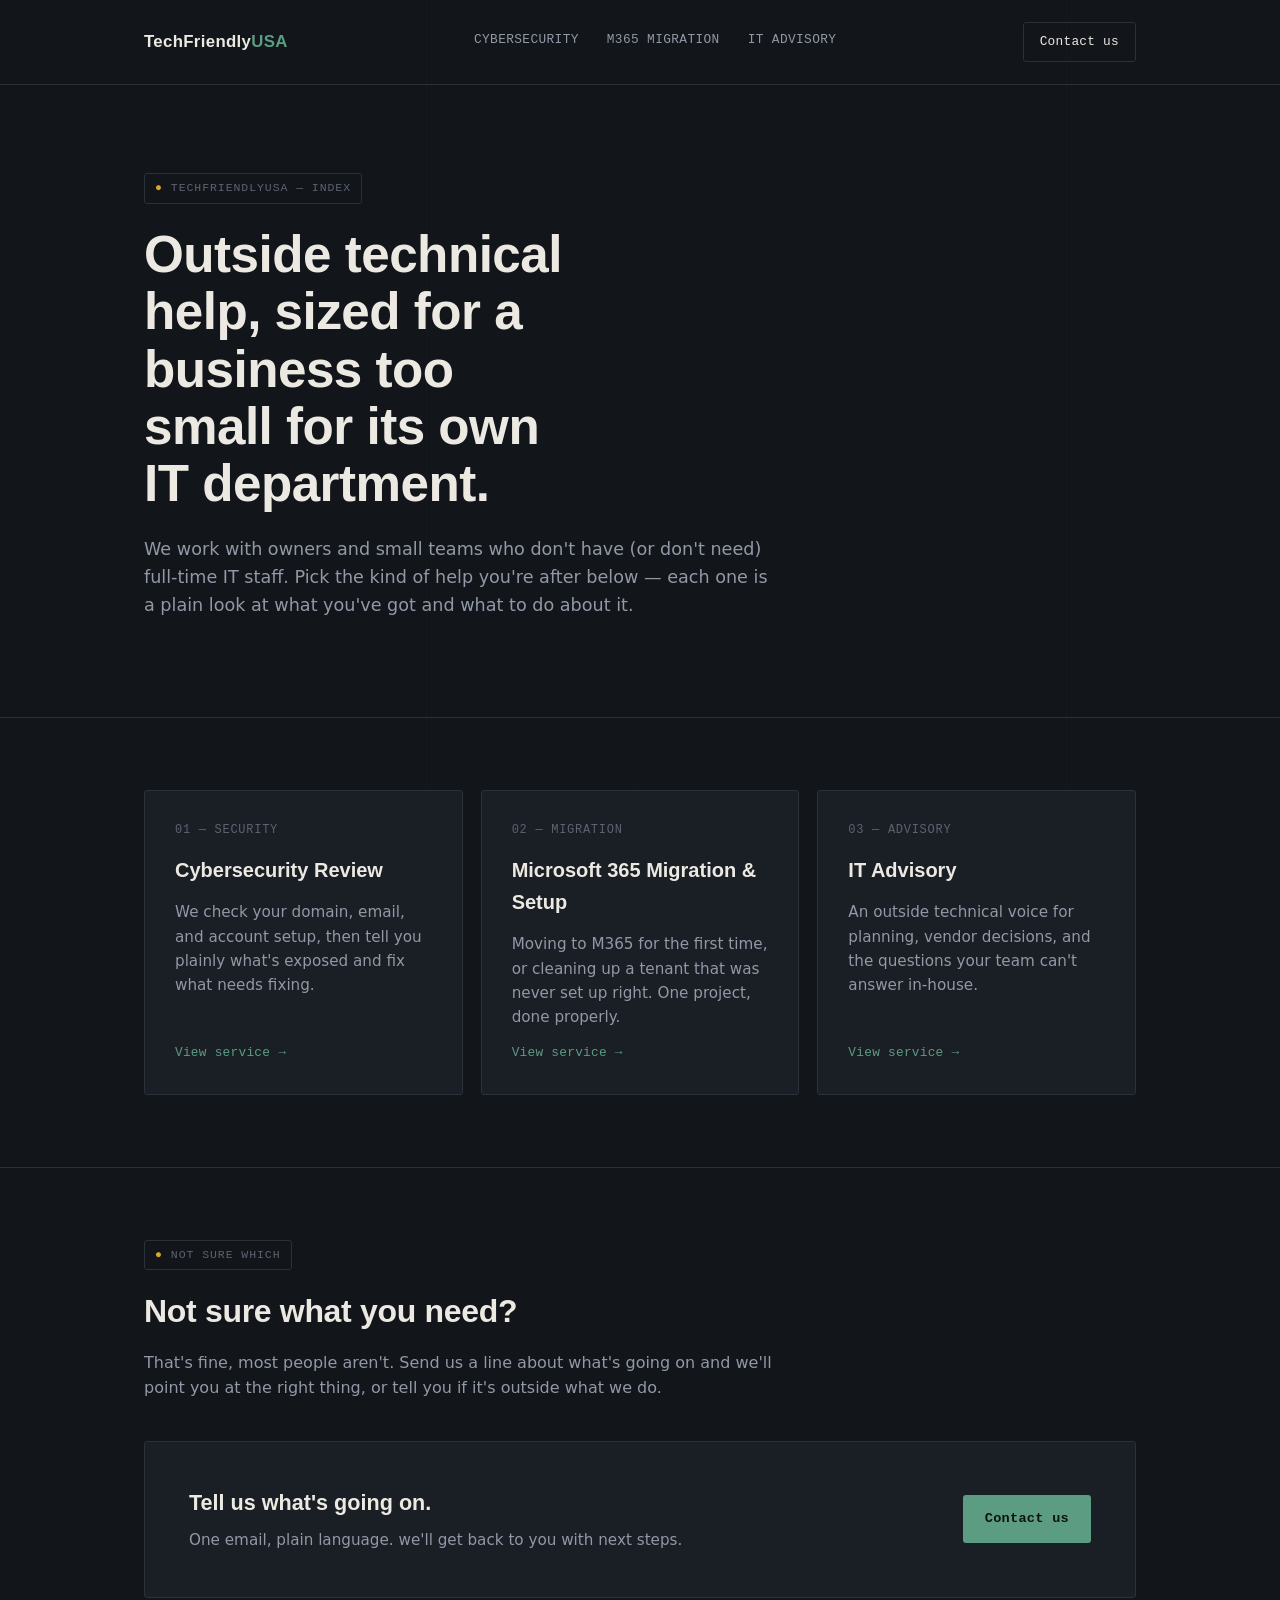
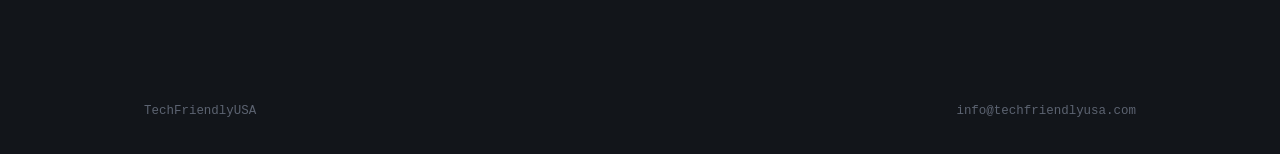
<file: index.html>
<!DOCTYPE html>
<html lang="en">
<head>
<meta charset="UTF-8">
<meta name="viewport" content="width=device-width, initial-scale=1.0">
<title>TechFriendlyUSA | Practical IT & Security for Small Business</title>
<meta name="description" content="Cybersecurity reviews, Microsoft 365 migrations, and outside IT advisory for small businesses. No retainers you didn't ask for.">
<meta property="og:title" content="TechFriendlyUSA">
<meta property="og:description" content="Cybersecurity reviews, Microsoft 365 migrations, and outside IT advisory for small businesses.">
<meta property="og:type" content="website">
<meta property="og:url" content="https://techfriendlyusa.com/">
<meta property="og:image" content="https://techfriendlyusa.com/og-image.png">
<meta name="twitter:card" content="summary_large_image">
<link rel="stylesheet" href="styles.css">
</head>
<body>

<header class="site-header">
  <div class="wrap">
    <div class="brand">TechFriendly<span class="dot">USA</span></div>
    <nav class="site-nav">
      <a href="/cybersecurity.html">Cybersecurity</a>
      <a href="/m365-migration.html">M365 Migration</a>
      <a href="/it-advisory.html">IT Advisory</a>
    </nav>
    <a class="btn-contact" href="mailto:info@techfriendlyusa.com">Contact us</a>
  </div>
</header>

<section class="hero" style="border-bottom:1px solid var(--border);">
  <div class="wrap">
    <div class="file-tag"><span class="glyph">●</span> TECHFRIENDLYUSA — INDEX</div>
    <h1>Outside technical help, sized for a business too small for its own IT department.</h1>
    <p class="lede">We work with owners and small teams who don't have (or don't need) full-time IT staff. Pick the kind of help you're after below — each one is a plain look at what you've got and what to do about it.</p>
  </div>
</section>

<section>
  <div class="wrap">
    <div class="grid grid-3">

      <a class="service-tile" href="/cybersecurity.html">
        <div class="index">01 — SECURITY</div>
        <h3>Cybersecurity Review</h3>
        <p>We check your domain, email, and account setup, then tell you plainly what's exposed and fix what needs fixing.</p>
        <div class="go">View service →</div>
      </a>

      <a class="service-tile" href="/m365-migration.html">
        <div class="index">02 — MIGRATION</div>
        <h3>Microsoft 365 Migration & Setup</h3>
        <p>Moving to M365 for the first time, or cleaning up a tenant that was never set up right. One project, done properly.</p>
        <div class="go">View service →</div>
      </a>

      <a class="service-tile" href="/it-advisory.html">
        <div class="index">03 — ADVISORY</div>
        <h3>IT Advisory</h3>
        <p>An outside technical voice for planning, vendor decisions, and the questions your team can't answer in-house.</p>
        <div class="go">View service →</div>
      </a>

    </div>
  </div>
</section>

<section>
  <div class="wrap">
    <div class="section-head">
      <div class="file-tag"><span class="glyph">●</span> NOT SURE WHICH</div>
      <h2>Not sure what you need?</h2>
      <p>That's fine, most people aren't. Send us a line about what's going on and we'll point you at the right thing, or tell you if it's outside what we do.</p>
    </div>
    <div class="cta-band">
      <div>
        <h2>Tell us what's going on.</h2>
        <p>One email, plain language. we'll get back to you with next steps.</p>
      </div>
      <a class="btn-primary" href="mailto:info@techfriendlyusa.com">Contact us</a>
    </div>
  </div>
</section>

<footer class="site-footer">
  <div class="wrap">
    <span>TechFriendlyUSA</span>
    <a href="mailto:info@techfriendlyusa.com">info@techfriendlyusa.com</a>
  </div>
</footer>

</body>
</html>
</file>
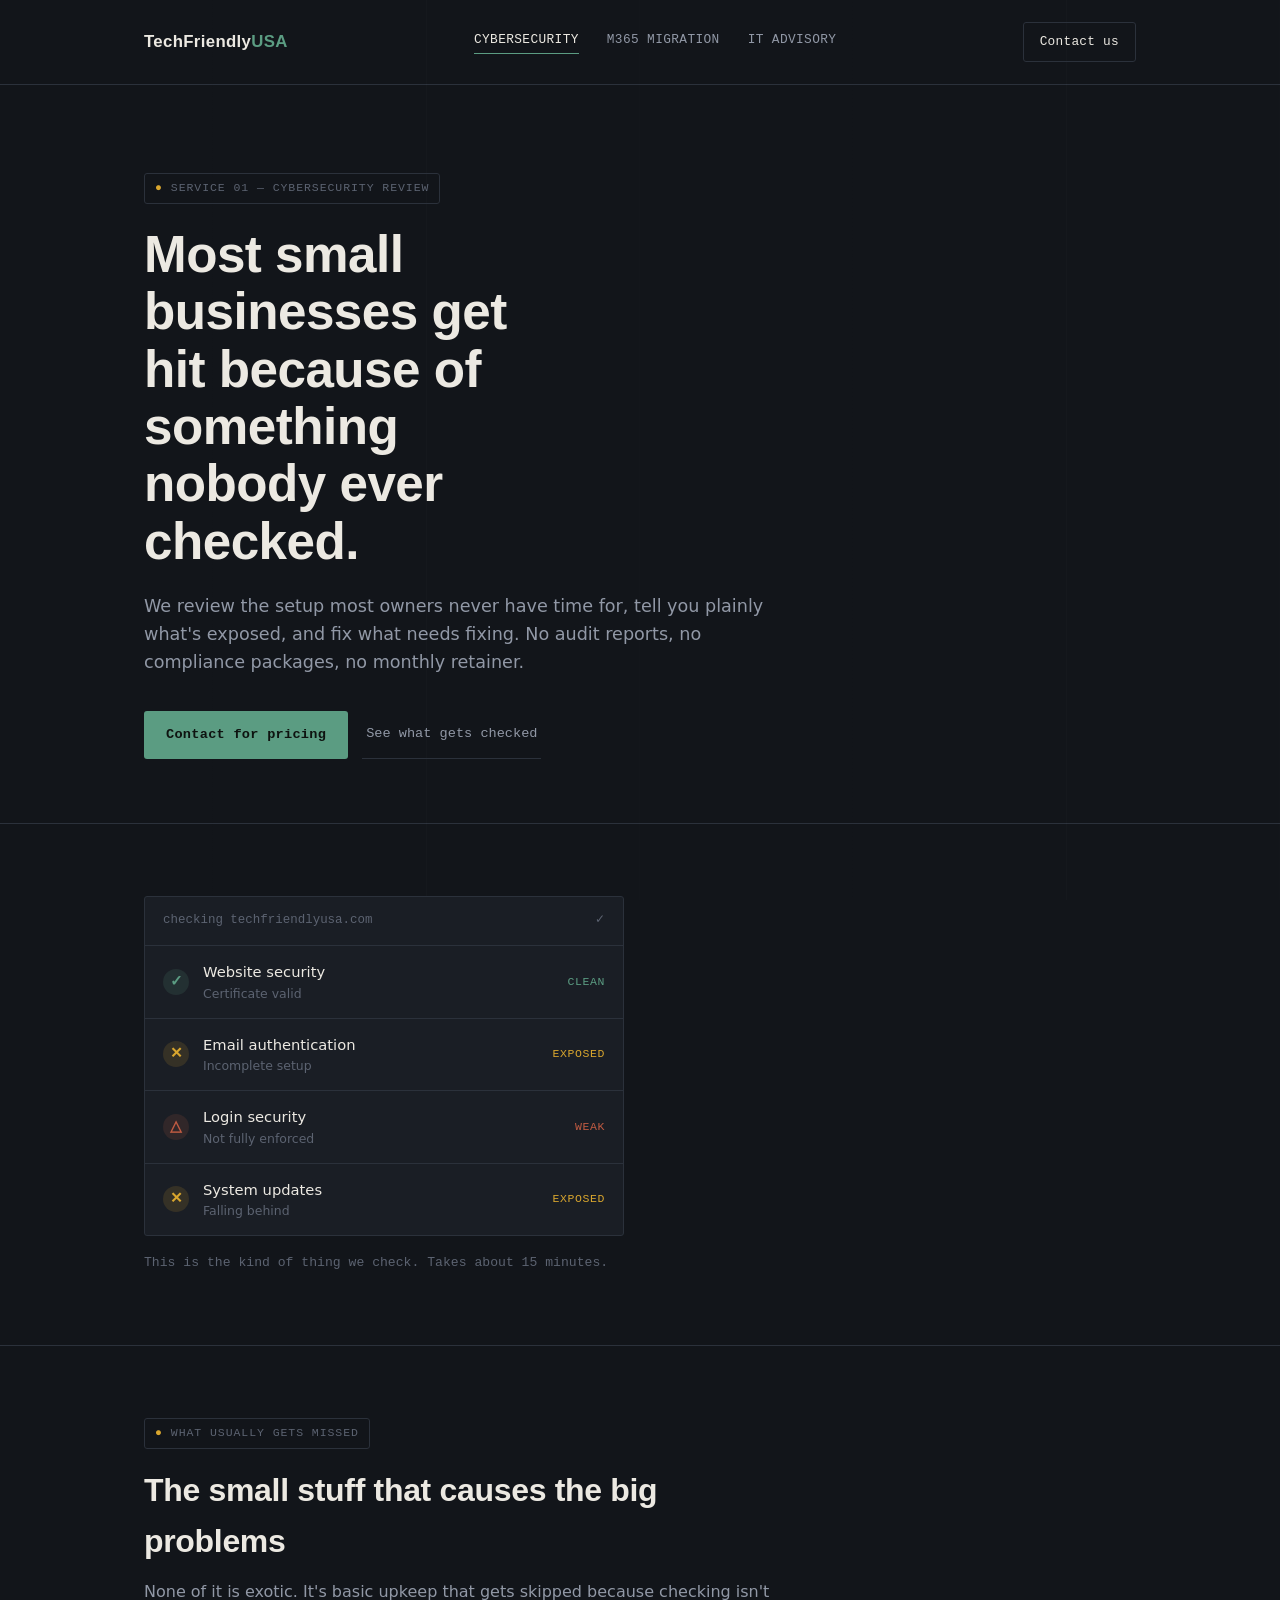
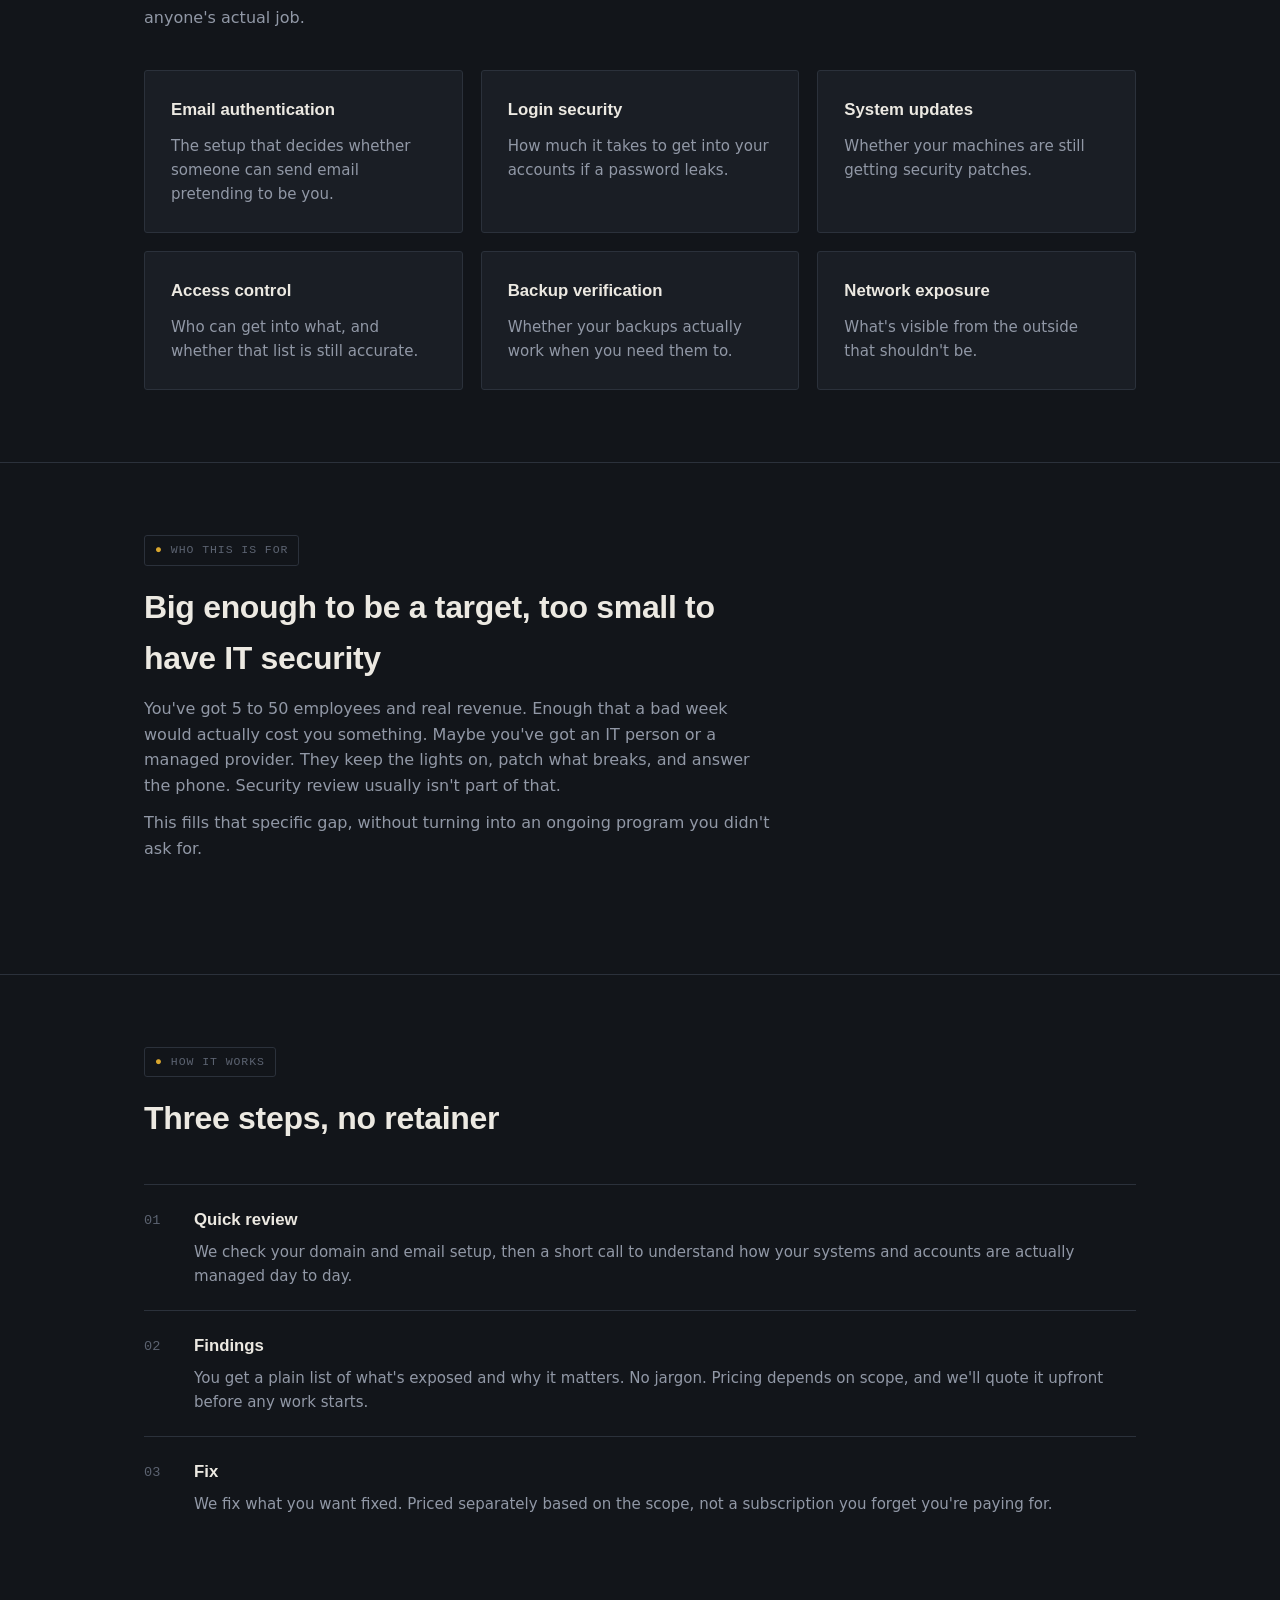
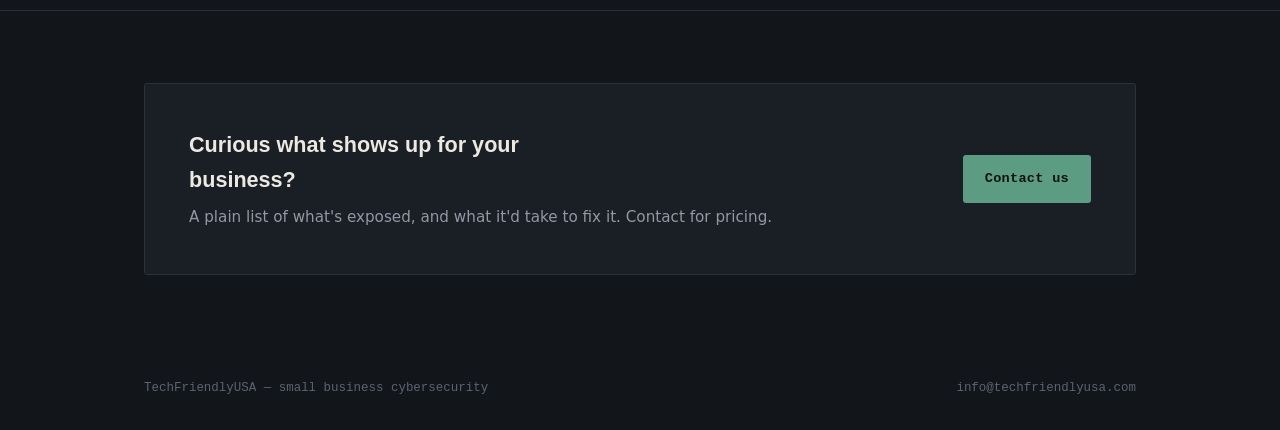
<file: cybersecurity.html>
<!DOCTYPE html>
<html lang="en">
<head>
<meta charset="UTF-8">
<meta name="viewport" content="width=device-width, initial-scale=1.0">
<title>Cybersecurity Review | TechFriendlyUSA</title>
<meta name="description" content="Quick, practical cybersecurity fixes for small businesses. No audits, no compliance packages, no retainer. Contact for pricing.">
<meta property="og:title" content="Cybersecurity Review | TechFriendlyUSA">
<meta property="og:description" content="Quick reviews, plain answers, no retainer. Contact for pricing.">
<meta property="og:type" content="website">
<meta property="og:url" content="https://techfriendlyusa.com/cybersecurity.html">
<meta property="og:image" content="https://techfriendlyusa.com/og-image.png">
<meta name="twitter:card" content="summary_large_image">
<link rel="stylesheet" href="styles.css">
</head>
<body>

<header class="site-header">
  <div class="wrap">
    <a class="brand" href="/">TechFriendly<span class="dot">USA</span></a>
    <nav class="site-nav">
      <a href="/cybersecurity.html" class="active">Cybersecurity</a>
      <a href="/m365-migration.html">M365 Migration</a>
      <a href="/it-advisory.html">IT Advisory</a>
    </nav>
    <a class="btn-contact" href="mailto:info@techfriendlyusa.com">Contact us</a>
  </div>
</header>

<section class="hero">
  <div class="wrap">
    <div class="file-tag"><span class="glyph">●</span> SERVICE 01 — CYBERSECURITY REVIEW</div>
    <h1>Most small businesses get hit because of something nobody ever checked.</h1>
    <p class="lede">We review the setup most owners never have time for, tell you plainly what's exposed, and fix what needs fixing. No audit reports, no compliance packages, no monthly retainer.</p>
    <div class="hero-actions">
      <a class="btn-primary" href="mailto:info@techfriendlyusa.com">Contact for pricing</a>
      <a class="btn-secondary" href="#missed">See what gets checked</a>
    </div>
  </div>
</section>

<section>
  <div class="wrap">
    <div class="scan-card">
      <div class="scan-card-head">
        <span>checking techfriendlyusa.com</span><span>✓</span>
      </div>
      <div class="scan-row">
        <span class="status-glyph clear">✓</span>
        <div class="label"><div class="name">Website security</div><div class="detail">Certificate valid</div></div>
        <div class="state clear">Clean</div>
      </div>
      <div class="scan-row">
        <span class="status-glyph flag">✕</span>
        <div class="label"><div class="name">Email authentication</div><div class="detail">Incomplete setup</div></div>
        <div class="state flag">Exposed</div>
      </div>
      <div class="scan-row">
        <span class="status-glyph weak">△</span>
        <div class="label"><div class="name">Login security</div><div class="detail">Not fully enforced</div></div>
        <div class="state weak">Weak</div>
      </div>
      <div class="scan-row">
        <span class="status-glyph flag">✕</span>
        <div class="label"><div class="name">System updates</div><div class="detail">Falling behind</div></div>
        <div class="state flag">Exposed</div>
      </div>
    </div>
    <p style="margin-top:16px; color:var(--text-faint); font-family:var(--font-mono); font-size:0.82rem;">This is the kind of thing we check. Takes about 15 minutes.</p>
  </div>
</section>

<section id="missed">
  <div class="wrap">
    <div class="section-head">
      <div class="file-tag"><span class="glyph">●</span> WHAT USUALLY GETS MISSED</div>
      <h2>The small stuff that causes the big problems</h2>
      <p>None of it is exotic. It's basic upkeep that gets skipped because checking isn't anyone's actual job.</p>
    </div>
    <div class="grid grid-3">
      <div class="card"><h3>Email authentication</h3><p>The setup that decides whether someone can send email pretending to be you.</p></div>
      <div class="card"><h3>Login security</h3><p>How much it takes to get into your accounts if a password leaks.</p></div>
      <div class="card"><h3>System updates</h3><p>Whether your machines are still getting security patches.</p></div>
      <div class="card"><h3>Access control</h3><p>Who can get into what, and whether that list is still accurate.</p></div>
      <div class="card"><h3>Backup verification</h3><p>Whether your backups actually work when you need them to.</p></div>
      <div class="card"><h3>Network exposure</h3><p>What's visible from the outside that shouldn't be.</p></div>
    </div>
  </div>
</section>

<section>
  <div class="wrap">
    <div class="section-head">
      <div class="file-tag"><span class="glyph">●</span> WHO THIS IS FOR</div>
      <h2>Big enough to be a target, too small to have IT security</h2>
      <p>You've got 5 to 50 employees and real revenue. Enough that a bad week would actually cost you something. Maybe you've got an IT person or a managed provider. They keep the lights on, patch what breaks, and answer the phone. Security review usually isn't part of that.</p>
      <p style="margin-top:12px;">This fills that specific gap, without turning into an ongoing program you didn't ask for.</p>
    </div>
  </div>
</section>

<section>
  <div class="wrap">
    <div class="section-head">
      <div class="file-tag"><span class="glyph">●</span> HOW IT WORKS</div>
      <h2>Three steps, no retainer</h2>
    </div>
    <div class="process-item">
      <div class="process-num">01</div>
      <div><h3>Quick review</h3><p>We check your domain and email setup, then a short call to understand how your systems and accounts are actually managed day to day.</p></div>
    </div>
    <div class="process-item">
      <div class="process-num">02</div>
      <div><h3>Findings</h3><p>You get a plain list of what's exposed and why it matters. No jargon. Pricing depends on scope, and we'll quote it upfront before any work starts.</p></div>
    </div>
    <div class="process-item">
      <div class="process-num">03</div>
      <div><h3>Fix</h3><p>We fix what you want fixed. Priced separately based on the scope, not a subscription you forget you're paying for.</p></div>
    </div>
  </div>
</section>

<section style="border-bottom:none;">
  <div class="wrap">
    <div class="cta-band">
      <div>
        <h2>Curious what shows up for your business?</h2>
        <p>A plain list of what's exposed, and what it'd take to fix it. Contact for pricing.</p>
      </div>
      <a class="btn-primary" href="mailto:info@techfriendlyusa.com">Contact us</a>
    </div>
  </div>
</section>

<footer class="site-footer">
  <div class="wrap">
    <span>TechFriendlyUSA — small business cybersecurity</span>
    <a href="mailto:info@techfriendlyusa.com">info@techfriendlyusa.com</a>
  </div>
</footer>

</body>
</html>
</file>
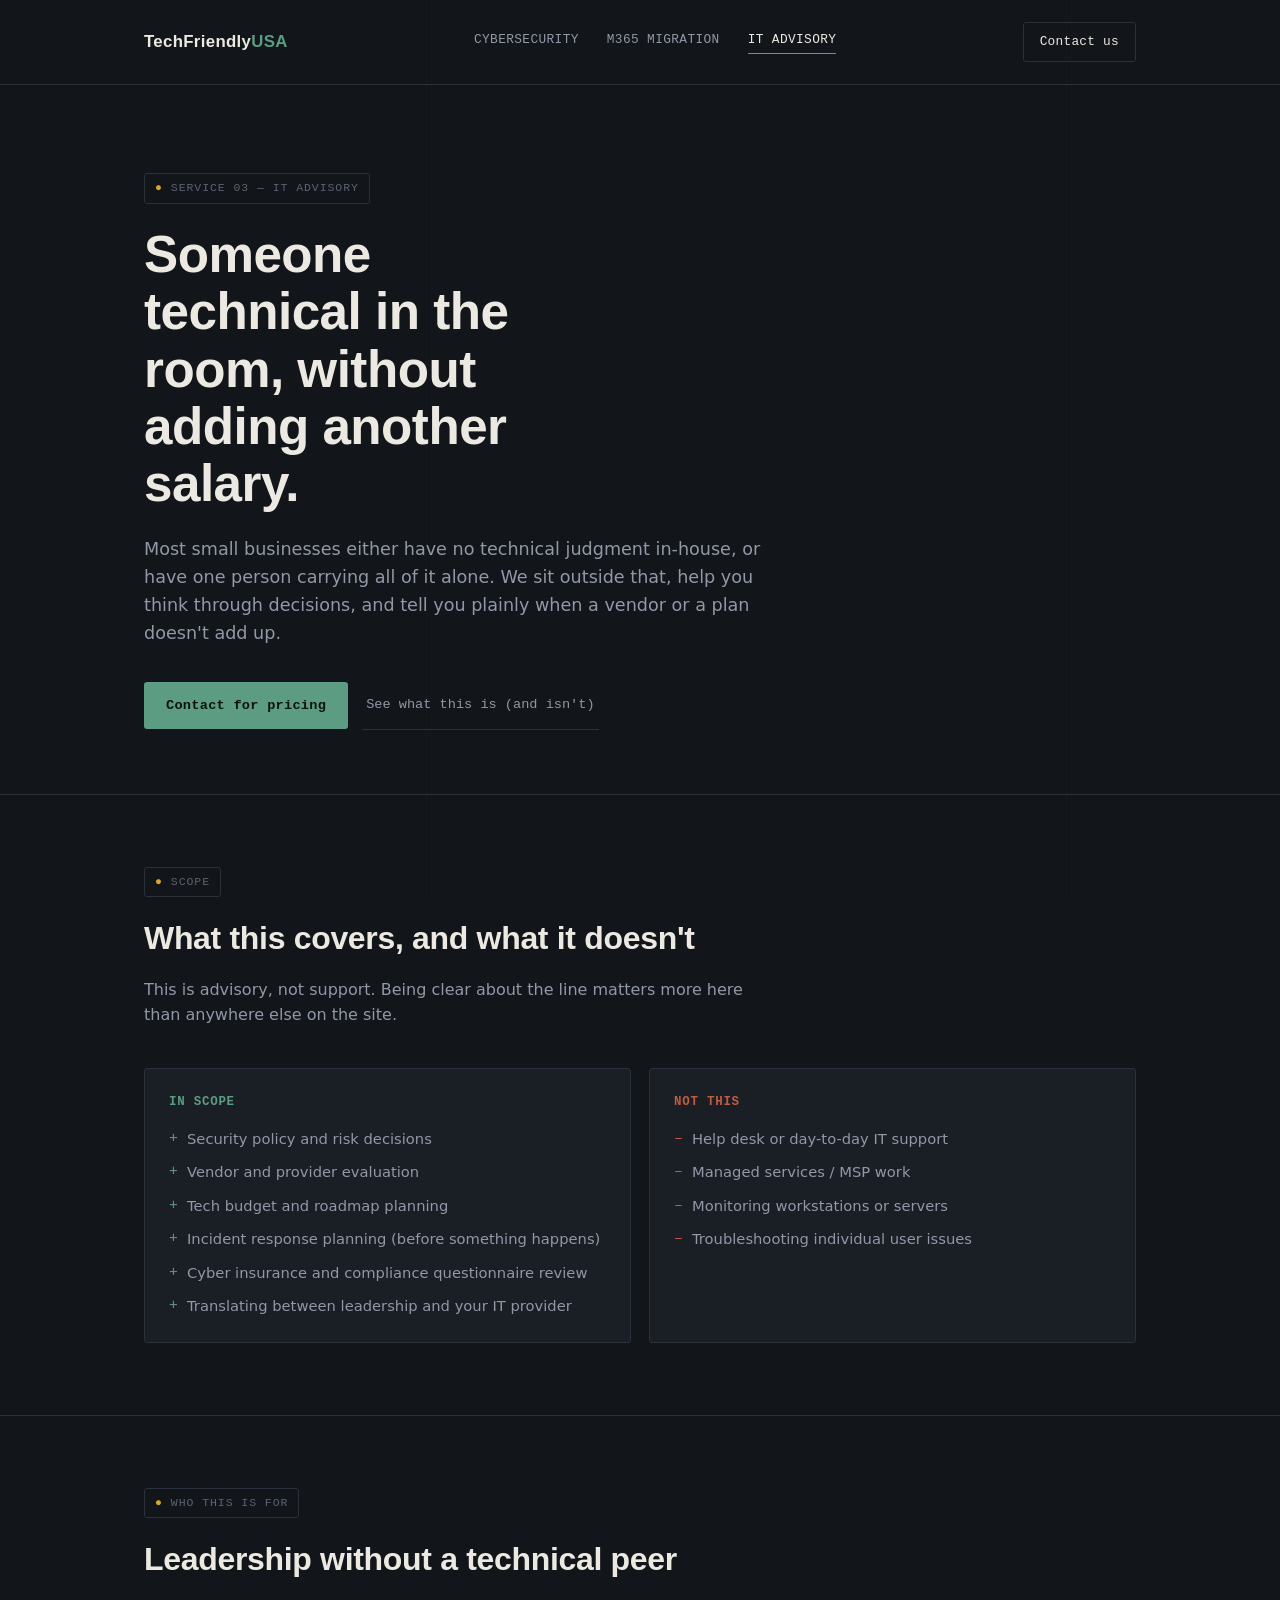
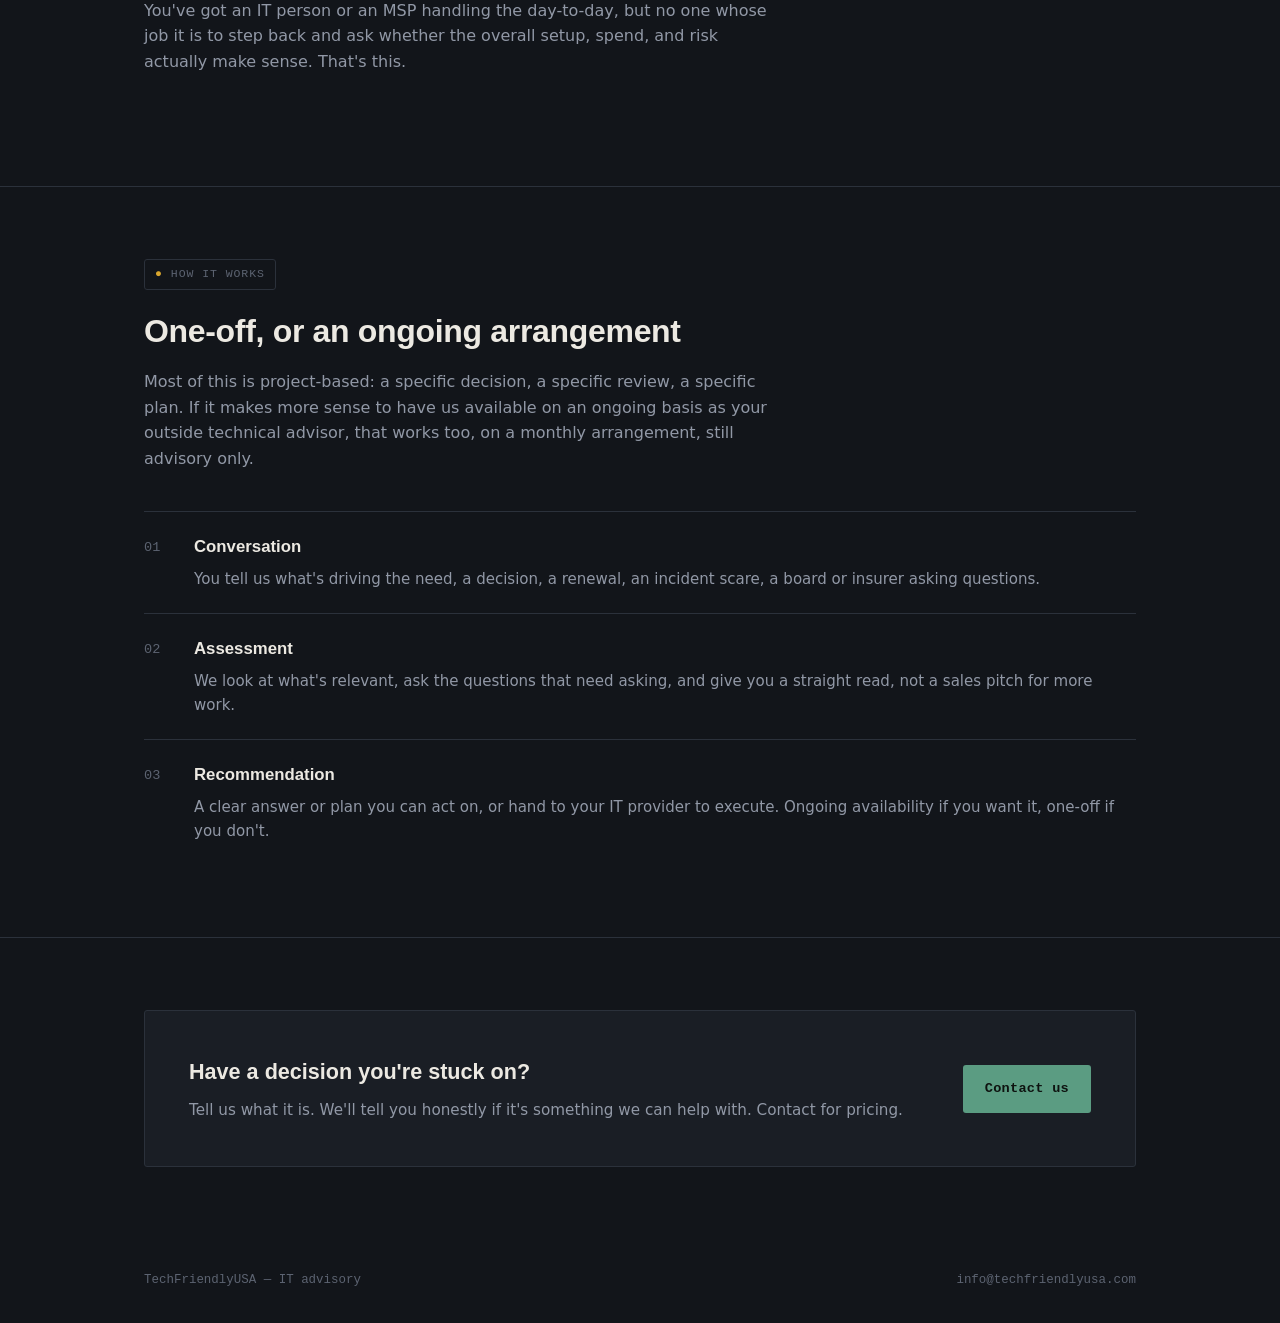
<file: it-advisory.html>
<!DOCTYPE html>
<html lang="en">
<head>
<meta charset="UTF-8">
<meta name="viewport" content="width=device-width, initial-scale=1.0">
<title>IT Advisory | TechFriendlyUSA</title>
<meta name="description" content="An outside technical voice for planning, vendor decisions, and security policy. One-off or ongoing advisory, not help desk. Contact for pricing.">
<meta property="og:title" content="IT Advisory | TechFriendlyUSA">
<meta property="og:description" content="An outside technical voice for planning and decisions. Not help desk. Contact for pricing.">
<meta property="og:type" content="website">
<meta property="og:url" content="https://techfriendlyusa.com/it-advisory.html">
<meta property="og:image" content="https://techfriendlyusa.com/og-image.png">
<meta name="twitter:card" content="summary_large_image">
<link rel="stylesheet" href="styles.css">
</head>
<body>

<header class="site-header">
  <div class="wrap">
    <a class="brand" href="/">TechFriendly<span class="dot">USA</span></a>
    <nav class="site-nav">
      <a href="/cybersecurity.html">Cybersecurity</a>
      <a href="/m365-migration.html">M365 Migration</a>
      <a href="/it-advisory.html" class="active">IT Advisory</a>
    </nav>
    <a class="btn-contact" href="mailto:info@techfriendlyusa.com">Contact us</a>
  </div>
</header>

<section class="hero">
  <div class="wrap">
    <div class="file-tag"><span class="glyph">●</span> SERVICE 03 — IT ADVISORY</div>
    <h1>Someone technical in the room, without adding another salary.</h1>
    <p class="lede">Most small businesses either have no technical judgment in-house, or have one person carrying all of it alone. We sit outside that, help you think through decisions, and tell you plainly when a vendor or a plan doesn't add up.</p>
    <div class="hero-actions">
      <a class="btn-primary" href="mailto:info@techfriendlyusa.com">Contact for pricing</a>
      <a class="btn-secondary" href="#scope">See what this is (and isn't)</a>
    </div>
  </div>
</section>

<section id="scope">
  <div class="wrap">
    <div class="section-head">
      <div class="file-tag"><span class="glyph">●</span> SCOPE</div>
      <h2>What this covers, and what it doesn't</h2>
      <p>This is advisory, not support. Being clear about the line matters more here than anywhere else on the site.</p>
    </div>
    <div class="scope-grid">
      <div class="scope-list in">
        <h4>In scope</h4>
        <ul>
          <li>Security policy and risk decisions</li>
          <li>Vendor and provider evaluation</li>
          <li>Tech budget and roadmap planning</li>
          <li>Incident response planning (before something happens)</li>
          <li>Cyber insurance and compliance questionnaire review</li>
          <li>Translating between leadership and your IT provider</li>
        </ul>
      </div>
      <div class="scope-list out">
        <h4>Not this</h4>
        <ul>
          <li>Help desk or day-to-day IT support</li>
          <li>Managed services / MSP work</li>
          <li>Monitoring workstations or servers</li>
          <li>Troubleshooting individual user issues</li>
        </ul>
      </div>
    </div>
  </div>
</section>

<section>
  <div class="wrap">
    <div class="section-head">
      <div class="file-tag"><span class="glyph">●</span> WHO THIS IS FOR</div>
      <h2>Leadership without a technical peer</h2>
      <p>You've got an IT person or an MSP handling the day-to-day, but no one whose job it is to step back and ask whether the overall setup, spend, and risk actually make sense. That's this.</p>
    </div>
  </div>
</section>

<section>
  <div class="wrap">
    <div class="section-head">
      <div class="file-tag"><span class="glyph">●</span> HOW IT WORKS</div>
      <h2>One-off, or an ongoing arrangement</h2>
      <p>Most of this is project-based: a specific decision, a specific review, a specific plan. If it makes more sense to have us available on an ongoing basis as your outside technical advisor, that works too, on a monthly arrangement, still advisory only.</p>
    </div>
    <div class="process-item">
      <div class="process-num">01</div>
      <div><h3>Conversation</h3><p>You tell us what's driving the need, a decision, a renewal, an incident scare, a board or insurer asking questions.</p></div>
    </div>
    <div class="process-item">
      <div class="process-num">02</div>
      <div><h3>Assessment</h3><p>We look at what's relevant, ask the questions that need asking, and give you a straight read, not a sales pitch for more work.</p></div>
    </div>
    <div class="process-item">
      <div class="process-num">03</div>
      <div><h3>Recommendation</h3><p>A clear answer or plan you can act on, or hand to your IT provider to execute. Ongoing availability if you want it, one-off if you don't.</p></div>
    </div>
  </div>
</section>

<section style="border-bottom:none;">
  <div class="wrap">
    <div class="cta-band">
      <div>
        <h2>Have a decision you're stuck on?</h2>
        <p>Tell us what it is. We'll tell you honestly if it's something we can help with. Contact for pricing.</p>
      </div>
      <a class="btn-primary" href="mailto:info@techfriendlyusa.com">Contact us</a>
    </div>
  </div>
</section>

<footer class="site-footer">
  <div class="wrap">
    <span>TechFriendlyUSA — IT advisory</span>
    <a href="mailto:info@techfriendlyusa.com">info@techfriendlyusa.com</a>
  </div>
</footer>

</body>
</html>
</file>
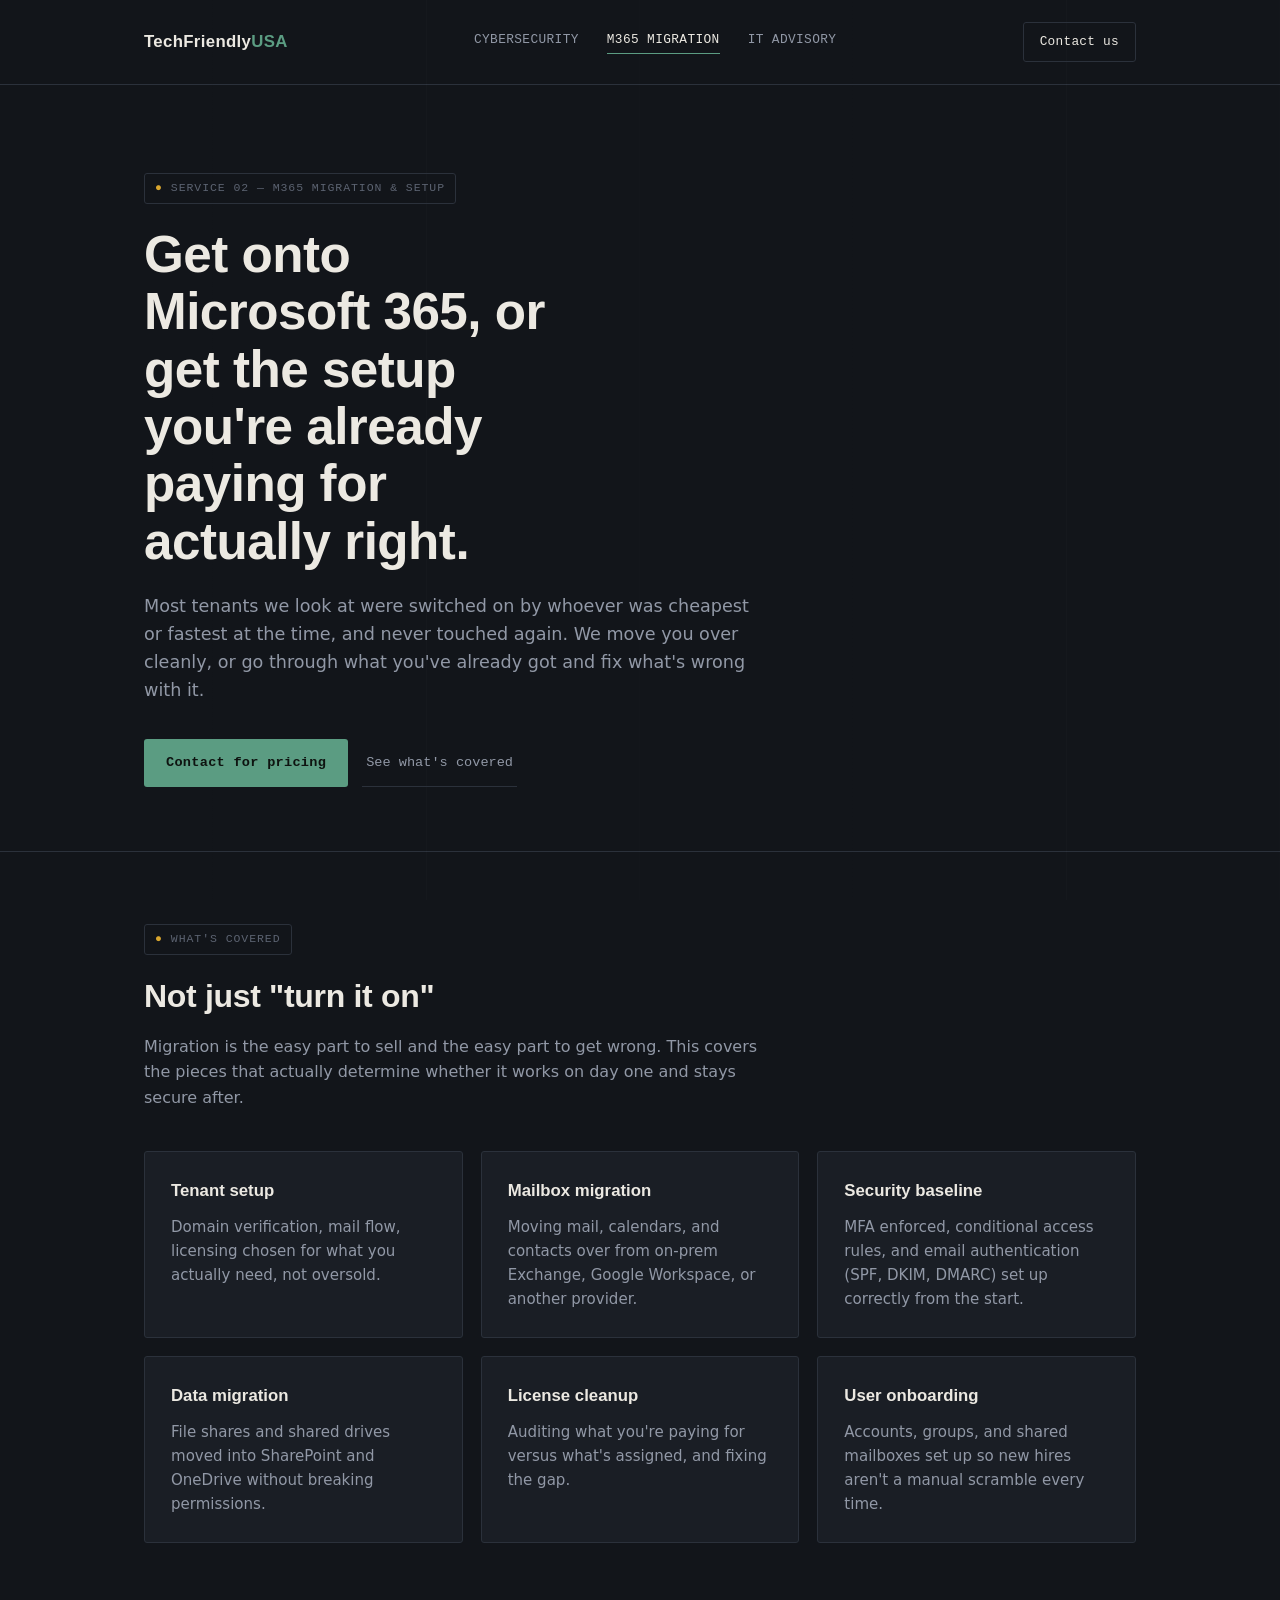
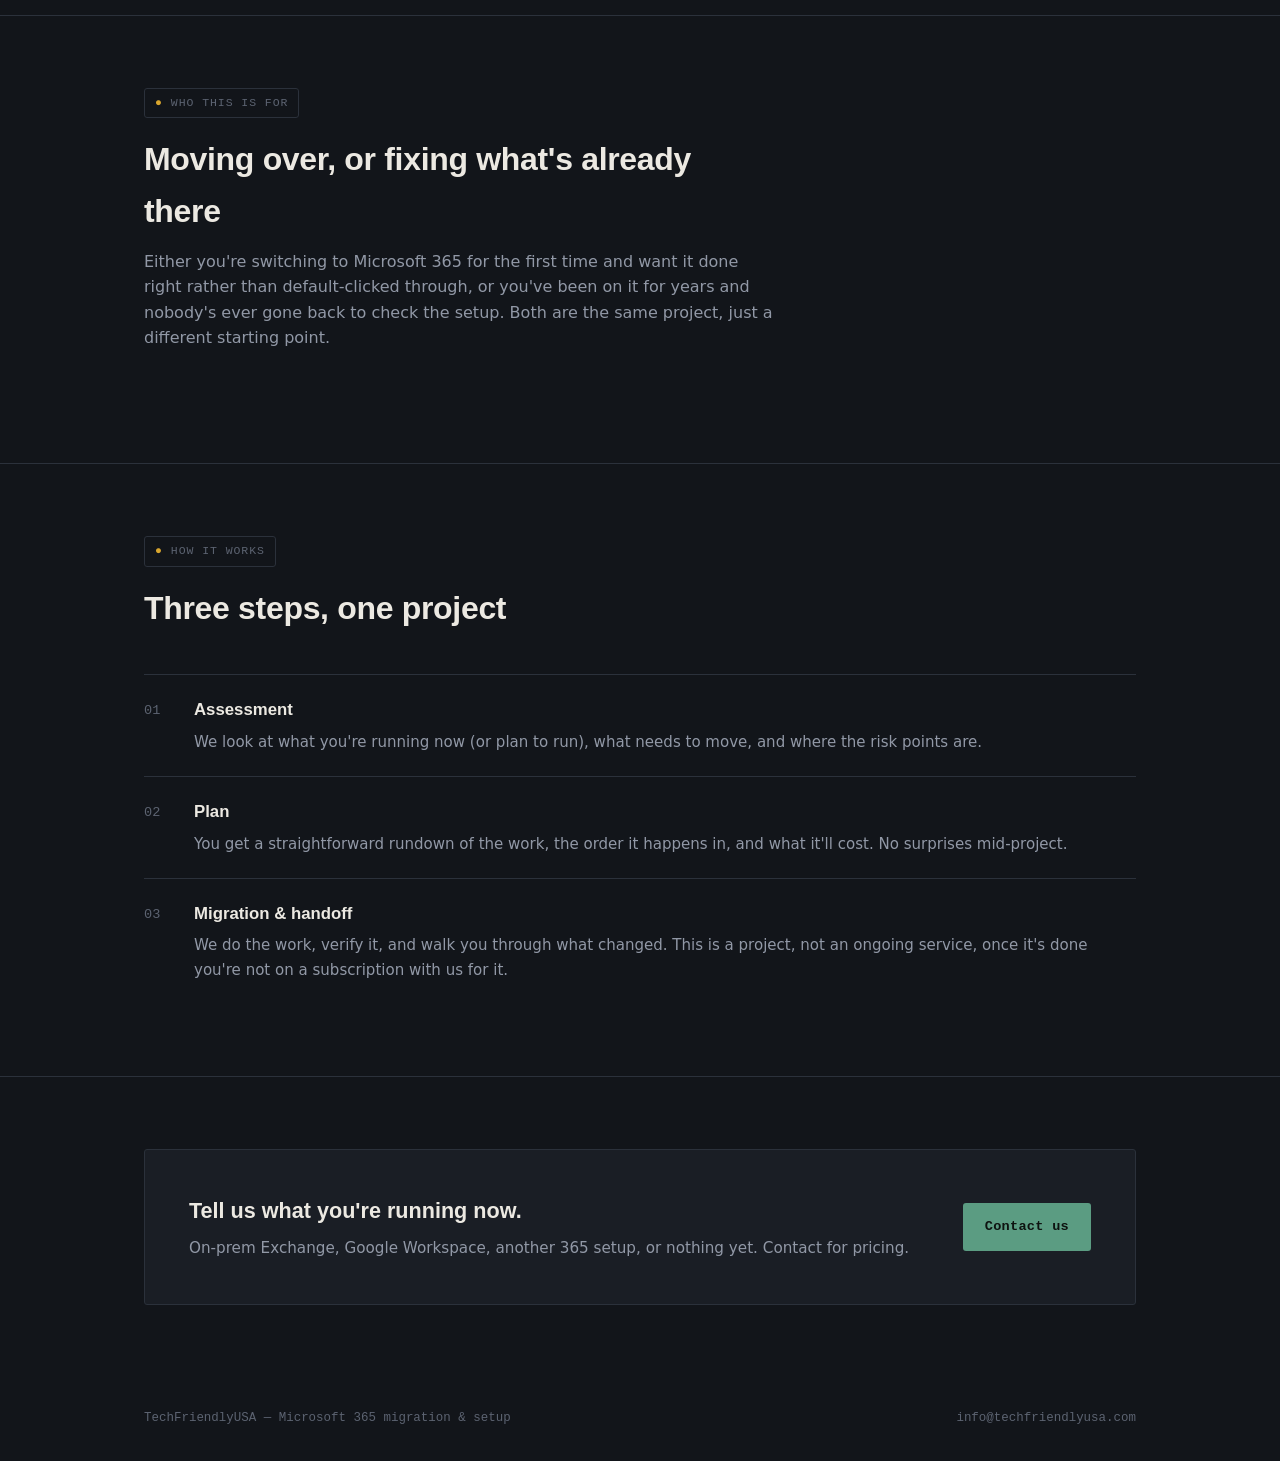
<file: m365-migration.html>
<!DOCTYPE html>
<html lang="en">
<head>
<meta charset="UTF-8">
<meta name="viewport" content="width=device-width, initial-scale=1.0">
<title>Microsoft 365 Migration & Setup | TechFriendlyUSA</title>
<meta name="description" content="Move to Microsoft 365 or clean up a tenant that was never set up right. One project, done properly. Contact for pricing.">
<meta property="og:title" content="Microsoft 365 Migration & Setup | TechFriendlyUSA">
<meta property="og:description" content="Move to Microsoft 365 or clean up an existing tenant. Contact for pricing.">
<meta property="og:type" content="website">
<meta property="og:url" content="https://techfriendlyusa.com/m365-migration.html">
<meta property="og:image" content="https://techfriendlyusa.com/og-image.png">
<meta name="twitter:card" content="summary_large_image">
<link rel="stylesheet" href="styles.css">
</head>
<body>

<header class="site-header">
  <div class="wrap">
    <a class="brand" href="/">TechFriendly<span class="dot">USA</span></a>
    <nav class="site-nav">
      <a href="/cybersecurity.html">Cybersecurity</a>
      <a href="/m365-migration.html" class="active">M365 Migration</a>
      <a href="/it-advisory.html">IT Advisory</a>
    </nav>
    <a class="btn-contact" href="mailto:info@techfriendlyusa.com">Contact us</a>
  </div>
</header>

<section class="hero">
  <div class="wrap">
    <div class="file-tag"><span class="glyph">●</span> SERVICE 02 — M365 MIGRATION & SETUP</div>
    <h1>Get onto Microsoft 365, or get the setup you're already paying for actually right.</h1>
    <p class="lede">Most tenants we look at were switched on by whoever was cheapest or fastest at the time, and never touched again. We move you over cleanly, or go through what you've already got and fix what's wrong with it.</p>
    <div class="hero-actions">
      <a class="btn-primary" href="mailto:info@techfriendlyusa.com">Contact for pricing</a>
      <a class="btn-secondary" href="#covered">See what's covered</a>
    </div>
  </div>
</section>

<section id="covered">
  <div class="wrap">
    <div class="section-head">
      <div class="file-tag"><span class="glyph">●</span> WHAT'S COVERED</div>
      <h2>Not just "turn it on"</h2>
      <p>Migration is the easy part to sell and the easy part to get wrong. This covers the pieces that actually determine whether it works on day one and stays secure after.</p>
    </div>
    <div class="grid grid-3">
      <div class="card"><h3>Tenant setup</h3><p>Domain verification, mail flow, licensing chosen for what you actually need, not oversold.</p></div>
      <div class="card"><h3>Mailbox migration</h3><p>Moving mail, calendars, and contacts over from on-prem Exchange, Google Workspace, or another provider.</p></div>
      <div class="card"><h3>Security baseline</h3><p>MFA enforced, conditional access rules, and email authentication (SPF, DKIM, DMARC) set up correctly from the start.</p></div>
      <div class="card"><h3>Data migration</h3><p>File shares and shared drives moved into SharePoint and OneDrive without breaking permissions.</p></div>
      <div class="card"><h3>License cleanup</h3><p>Auditing what you're paying for versus what's assigned, and fixing the gap.</p></div>
      <div class="card"><h3>User onboarding</h3><p>Accounts, groups, and shared mailboxes set up so new hires aren't a manual scramble every time.</p></div>
    </div>
  </div>
</section>

<section>
  <div class="wrap">
    <div class="section-head">
      <div class="file-tag"><span class="glyph">●</span> WHO THIS IS FOR</div>
      <h2>Moving over, or fixing what's already there</h2>
      <p>Either you're switching to Microsoft 365 for the first time and want it done right rather than default-clicked through, or you've been on it for years and nobody's ever gone back to check the setup. Both are the same project, just a different starting point.</p>
    </div>
  </div>
</section>

<section>
  <div class="wrap">
    <div class="section-head">
      <div class="file-tag"><span class="glyph">●</span> HOW IT WORKS</div>
      <h2>Three steps, one project</h2>
    </div>
    <div class="process-item">
      <div class="process-num">01</div>
      <div><h3>Assessment</h3><p>We look at what you're running now (or plan to run), what needs to move, and where the risk points are.</p></div>
    </div>
    <div class="process-item">
      <div class="process-num">02</div>
      <div><h3>Plan</h3><p>You get a straightforward rundown of the work, the order it happens in, and what it'll cost. No surprises mid-project.</p></div>
    </div>
    <div class="process-item">
      <div class="process-num">03</div>
      <div><h3>Migration & handoff</h3><p>We do the work, verify it, and walk you through what changed. This is a project, not an ongoing service, once it's done you're not on a subscription with us for it.</p></div>
    </div>
  </div>
</section>

<section style="border-bottom:none;">
  <div class="wrap">
    <div class="cta-band">
      <div>
        <h2>Tell us what you're running now.</h2>
        <p>On-prem Exchange, Google Workspace, another 365 setup, or nothing yet. Contact for pricing.</p>
      </div>
      <a class="btn-primary" href="mailto:info@techfriendlyusa.com">Contact us</a>
    </div>
  </div>
</section>

<footer class="site-footer">
  <div class="wrap">
    <span>TechFriendlyUSA — Microsoft 365 migration & setup</span>
    <a href="mailto:info@techfriendlyusa.com">info@techfriendlyusa.com</a>
  </div>
</footer>

</body>
</html>
</file>
<file: styles.css>
/* ============================================================
   TechFriendlyUSA — shared design system
   Concept: the "case file" / audit ledger. This is a business
   built on finding and filing what's wrong, so the visual
   language borrows from field reports and status manifests:
   tab labels, status glyphs, monospace annotations, hairline
   rules — not a generic SaaS gradient page.
   ============================================================ */

:root {
  /* ---- Color ---- */
  --bg: #12151A;
  --surface: #1A1E25;
  --surface-raised: #20252D;
  --border: #2B313B;
  --text: #ECE9E2;
  --text-muted: #9198A6;
  --text-faint: #5C6371;
  --accent-amber: #D9A62E;   /* flagged / exposed */
  --accent-sage: #5B9C82;    /* clear / resolved */
  --accent-rust: #C05B42;    /* weak / attention */

  /* ---- Type ---- */
  --font-display: 'Space Grotesk', 'IBM Plex Sans', sans-serif;
  --font-body: 'IBM Plex Sans', system-ui, sans-serif;
  --font-mono: 'IBM Plex Mono', ui-monospace, monospace;

  --radius: 3px;
}

@font-face {
  font-family: 'Space Grotesk';
  src: local('Space Grotesk');
}

* { box-sizing: border-box; margin: 0; padding: 0; }

html { scroll-behavior: smooth; }

body {
  background: var(--bg);
  color: var(--text);
  font-family: var(--font-body);
  font-size: 16px;
  line-height: 1.6;
  -webkit-font-smoothing: antialiased;
}

/* faint vertical ledger rules across the whole page, subject-appropriate texture */
body::before {
  content: "";
  position: fixed;
  inset: 0;
  pointer-events: none;
  background-image: repeating-linear-gradient(
    90deg,
    transparent,
    transparent calc(100% / 6 - 1px),
    rgba(255,255,255,0.02) calc(100% / 6)
  );
  z-index: 0;
}

a { color: inherit; text-decoration: none; }
a:focus-visible, button:focus-visible {
  outline: 2px solid var(--accent-sage);
  outline-offset: 3px;
}

img { max-width: 100%; display: block; }

.wrap {
  max-width: 1040px;
  margin: 0 auto;
  padding: 0 24px;
  position: relative;
  z-index: 1;
}

/* ---- Header / file tab ---- */
header.site-header {
  border-bottom: 1px solid var(--border);
  padding: 22px 0;
}
header.site-header .wrap {
  display: flex;
  align-items: center;
  justify-content: space-between;
  flex-wrap: wrap;
  gap: 12px;
}
.brand {
  font-family: var(--font-display);
  font-weight: 700;
  font-size: 1.05rem;
  letter-spacing: 0.02em;
}
.brand .dot { color: var(--accent-sage); }

nav.site-nav {
  display: flex;
  gap: 28px;
  font-family: var(--font-mono);
  font-size: 0.8rem;
  letter-spacing: 0.03em;
  text-transform: uppercase;
}
nav.site-nav a { color: var(--text-muted); border-bottom: 1px solid transparent; padding-bottom: 3px; }
nav.site-nav a:hover, nav.site-nav a.active { color: var(--text); border-bottom-color: var(--accent-sage); }

.btn-contact {
  font-family: var(--font-mono);
  font-size: 0.8rem;
  letter-spacing: 0.02em;
  border: 1px solid var(--border);
  padding: 9px 16px;
  border-radius: var(--radius);
  color: var(--text);
  white-space: nowrap;
}
.btn-contact:hover { border-color: var(--accent-sage); color: var(--accent-sage); }

/* ---- File tag / eyebrow ---- */
.file-tag {
  display: inline-flex;
  align-items: center;
  gap: 8px;
  font-family: var(--font-mono);
  font-size: 0.72rem;
  letter-spacing: 0.08em;
  text-transform: uppercase;
  color: var(--text-faint);
  border: 1px solid var(--border);
  padding: 5px 10px;
  border-radius: var(--radius);
  margin-bottom: 22px;
}
.file-tag .glyph { color: var(--accent-amber); }

/* ---- Hero ---- */
.hero {
  padding: 88px 0 64px;
  border-bottom: 1px solid var(--border);
}
.hero h1 {
  font-family: var(--font-display);
  font-weight: 700;
  font-size: clamp(2.1rem, 4.2vw, 3.2rem);
  line-height: 1.12;
  letter-spacing: -0.01em;
  max-width: 15ch;
  margin-bottom: 22px;
}
.hero .lede {
  font-size: 1.1rem;
  color: var(--text-muted);
  max-width: 56ch;
  margin-bottom: 34px;
}
.hero-actions { display: flex; gap: 14px; flex-wrap: wrap; align-items: center; }

.btn-primary {
  font-family: var(--font-mono);
  font-size: 0.85rem;
  letter-spacing: 0.02em;
  background: var(--accent-sage);
  color: #0E1310;
  padding: 13px 22px;
  border-radius: var(--radius);
  font-weight: 600;
  display: inline-block;
}
.btn-primary:hover { background: #6FB496; }

.btn-secondary {
  font-family: var(--font-mono);
  font-size: 0.85rem;
  color: var(--text-muted);
  padding: 13px 4px;
  border-bottom: 1px solid var(--border);
}
.btn-secondary:hover { color: var(--text); border-color: var(--text-muted); }

/* ---- Section scaffolding ---- */
section { padding: 72px 0; border-bottom: 1px solid var(--border); }
section:last-of-type { border-bottom: none; }

.section-head { margin-bottom: 40px; max-width: 62ch; }
.section-head .file-tag { margin-bottom: 16px; }
.section-head h2 {
  font-family: var(--font-display);
  font-weight: 700;
  font-size: clamp(1.5rem, 2.6vw, 2rem);
  letter-spacing: -0.01em;
  margin-bottom: 12px;
}
.section-head p { color: var(--text-muted); }

/* ---- Status glyphs (ledger check states) ---- */
.status-glyph {
  font-family: var(--font-mono);
  font-weight: 700;
  font-size: 0.95rem;
  width: 26px;
  height: 26px;
  display: inline-flex;
  align-items: center;
  justify-content: center;
  border-radius: 50%;
  flex-shrink: 0;
}
.status-glyph.clear { background: rgba(91,156,130,0.14); color: var(--accent-sage); }
.status-glyph.flag { background: rgba(217,166,46,0.14); color: var(--accent-amber); }
.status-glyph.weak { background: rgba(192,91,66,0.14); color: var(--accent-rust); }

/* ---- Card grid ---- */
.grid { display: grid; gap: 18px; }
.grid-2 { grid-template-columns: repeat(2, 1fr); }
.grid-3 { grid-template-columns: repeat(3, 1fr); }

.card {
  background: var(--surface);
  border: 1px solid var(--border);
  border-radius: var(--radius);
  padding: 26px;
}
.card h3 {
  font-family: var(--font-display);
  font-size: 1.05rem;
  margin-bottom: 10px;
}
.card p { color: var(--text-muted); font-size: 0.94rem; }

/* ---- Service tiles (home page) ---- */
.service-tile {
  background: var(--surface);
  border: 1px solid var(--border);
  border-radius: var(--radius);
  padding: 30px;
  display: flex;
  flex-direction: column;
  gap: 14px;
  transition: border-color 0.15s ease, transform 0.15s ease;
}
.service-tile:hover { border-color: var(--accent-sage); transform: translateY(-2px); }
.service-tile .index {
  font-family: var(--font-mono);
  font-size: 0.75rem;
  color: var(--text-faint);
  letter-spacing: 0.06em;
}
.service-tile h3 {
  font-family: var(--font-display);
  font-size: 1.25rem;
}
.service-tile p { color: var(--text-muted); font-size: 0.95rem; flex-grow: 1; }
.service-tile .go {
  font-family: var(--font-mono);
  font-size: 0.8rem;
  color: var(--accent-sage);
  letter-spacing: 0.02em;
}

/* ---- Numbered process ---- */
.process-item {
  display: flex;
  gap: 20px;
  padding: 22px 0;
  border-top: 1px solid var(--border);
}
.process-item:first-child { border-top: none; }
.process-num {
  font-family: var(--font-mono);
  color: var(--text-faint);
  font-size: 0.85rem;
  padding-top: 3px;
  width: 30px;
  flex-shrink: 0;
}
.process-item h3 { font-family: var(--font-display); font-size: 1.05rem; margin-bottom: 6px; }
.process-item p { color: var(--text-muted); font-size: 0.94rem; }

/* ---- Ledger scan card (cybersecurity hero prop) ---- */
.scan-card {
  background: var(--surface);
  border: 1px solid var(--border);
  border-radius: var(--radius);
  padding: 0;
  overflow: hidden;
  max-width: 480px;
}
.scan-card-head {
  font-family: var(--font-mono);
  font-size: 0.78rem;
  color: var(--text-faint);
  padding: 14px 18px;
  border-bottom: 1px solid var(--border);
  display: flex;
  justify-content: space-between;
}
.scan-row {
  display: flex;
  align-items: center;
  gap: 14px;
  padding: 14px 18px;
  border-bottom: 1px solid var(--border);
}
.scan-row:last-child { border-bottom: none; }
.scan-row .label { flex-grow: 1; }
.scan-row .label .name { font-size: 0.92rem; }
.scan-row .label .detail { font-size: 0.78rem; color: var(--text-faint); }
.scan-row .state {
  font-family: var(--font-mono);
  font-size: 0.72rem;
  text-transform: uppercase;
  letter-spacing: 0.05em;
}
.scan-row .state.clear { color: var(--accent-sage); }
.scan-row .state.flag { color: var(--accent-amber); }
.scan-row .state.weak { color: var(--accent-rust); }

/* ---- Scope note (in / out of scope lists) ---- */
.scope-grid { display: grid; grid-template-columns: 1fr 1fr; gap: 18px; }
.scope-list { background: var(--surface); border: 1px solid var(--border); border-radius: var(--radius); padding: 24px; }
.scope-list h4 { font-family: var(--font-mono); font-size: 0.78rem; text-transform: uppercase; letter-spacing: 0.06em; margin-bottom: 14px; }
.scope-list.in h4 { color: var(--accent-sage); }
.scope-list.out h4 { color: var(--accent-rust); }
.scope-list ul { list-style: none; display: flex; flex-direction: column; gap: 10px; }
.scope-list li { font-size: 0.92rem; color: var(--text-muted); padding-left: 18px; position: relative; }
.scope-list.in li::before { content: "+"; position: absolute; left: 0; color: var(--accent-sage); font-family: var(--font-mono); }
.scope-list.out li::before { content: "–"; position: absolute; left: 0; color: var(--accent-rust); font-family: var(--font-mono); }

/* ---- CTA band ---- */
.cta-band {
  text-align: left;
  background: var(--surface);
  border: 1px solid var(--border);
  border-radius: var(--radius);
  padding: 44px;
  display: flex;
  justify-content: space-between;
  align-items: center;
  gap: 24px;
  flex-wrap: wrap;
}
.cta-band h2 { font-family: var(--font-display); font-size: 1.35rem; max-width: 34ch; }
.cta-band p { color: var(--text-muted); margin-top: 8px; font-size: 0.95rem; }

/* ---- Footer ---- */
footer.site-footer {
  padding: 32px 0;
}
footer.site-footer .wrap {
  display: flex;
  justify-content: space-between;
  align-items: center;
  flex-wrap: wrap;
  gap: 12px;
  font-family: var(--font-mono);
  font-size: 0.78rem;
  color: var(--text-faint);
}
footer.site-footer a:hover { color: var(--accent-sage); }

/* ---- Responsive ---- */
@media (max-width: 760px) {
  .grid-2, .grid-3 { grid-template-columns: 1fr; }
  .scope-grid { grid-template-columns: 1fr; }
  nav.site-nav { display: none; }
  .cta-band { flex-direction: column; align-items: flex-start; }
}

@media (prefers-reduced-motion: reduce) {
  * { transition: none !important; scroll-behavior: auto !important; }
}
</file>
